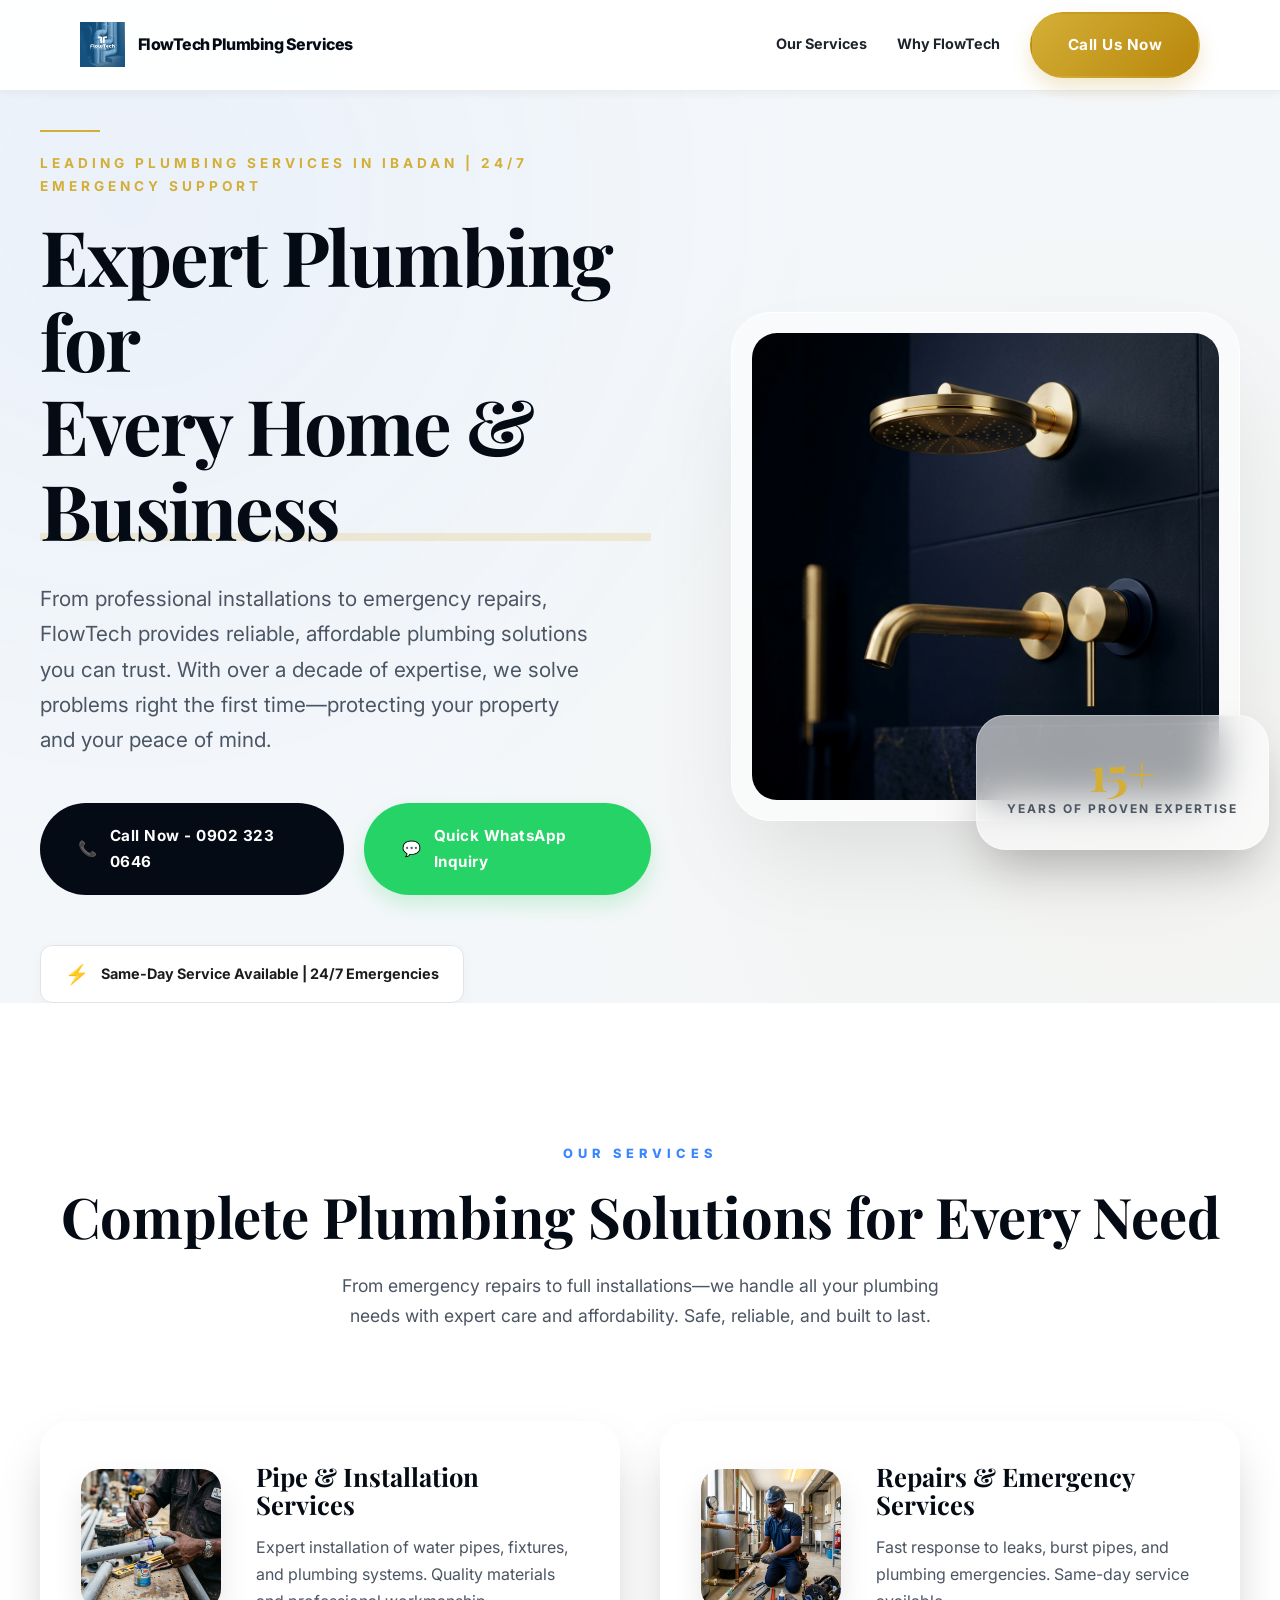
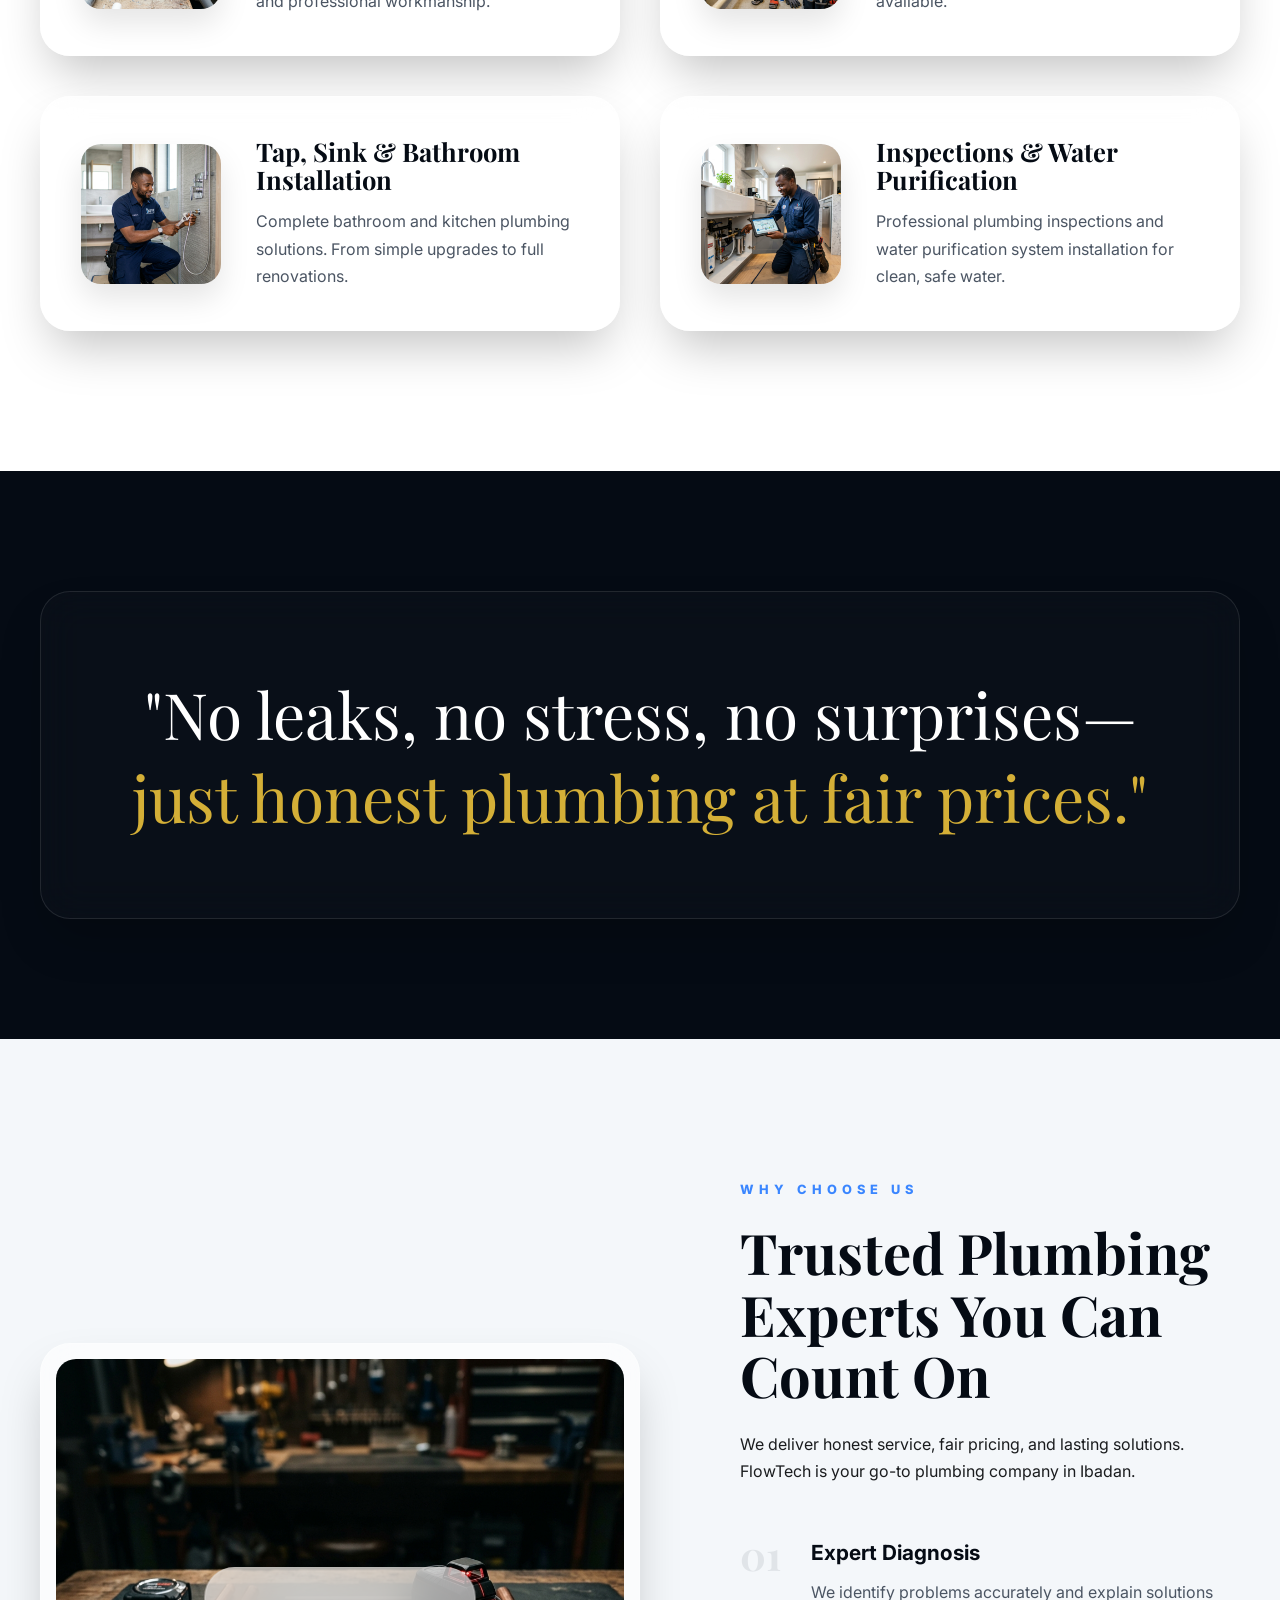
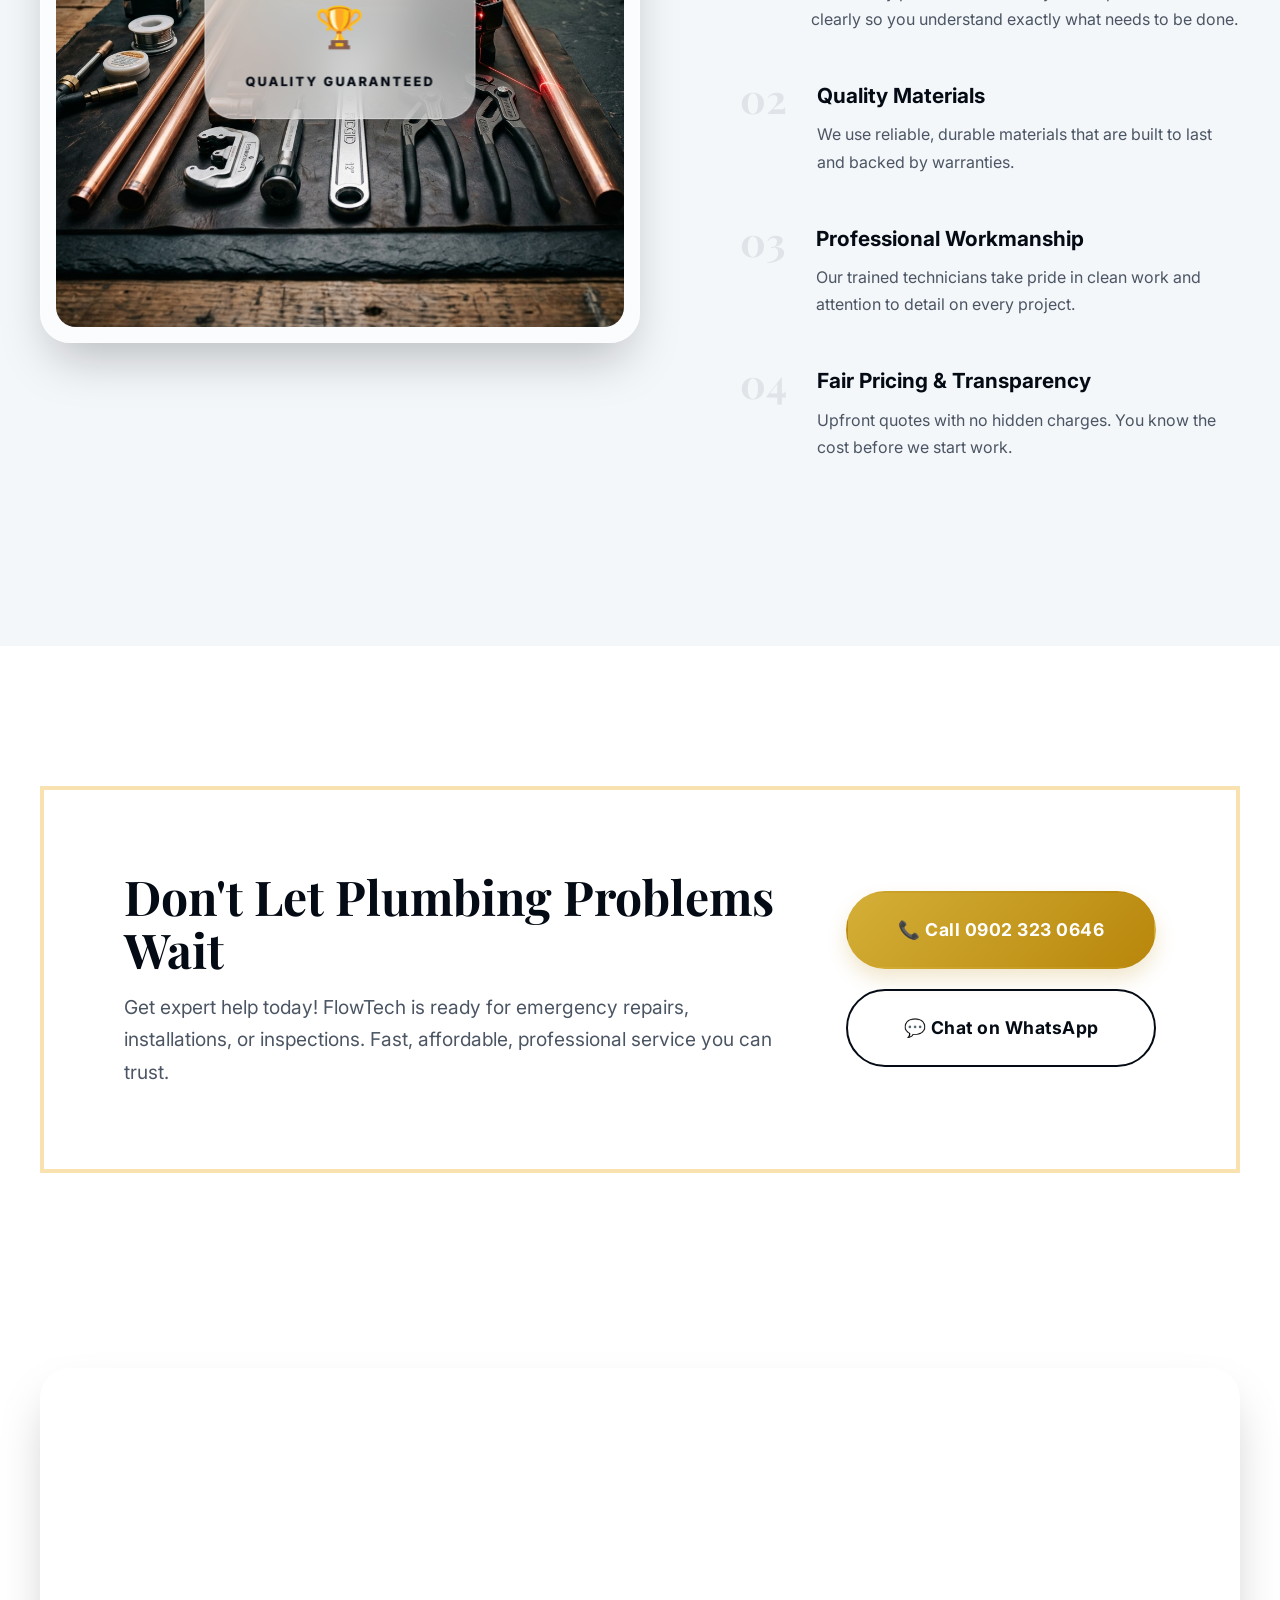
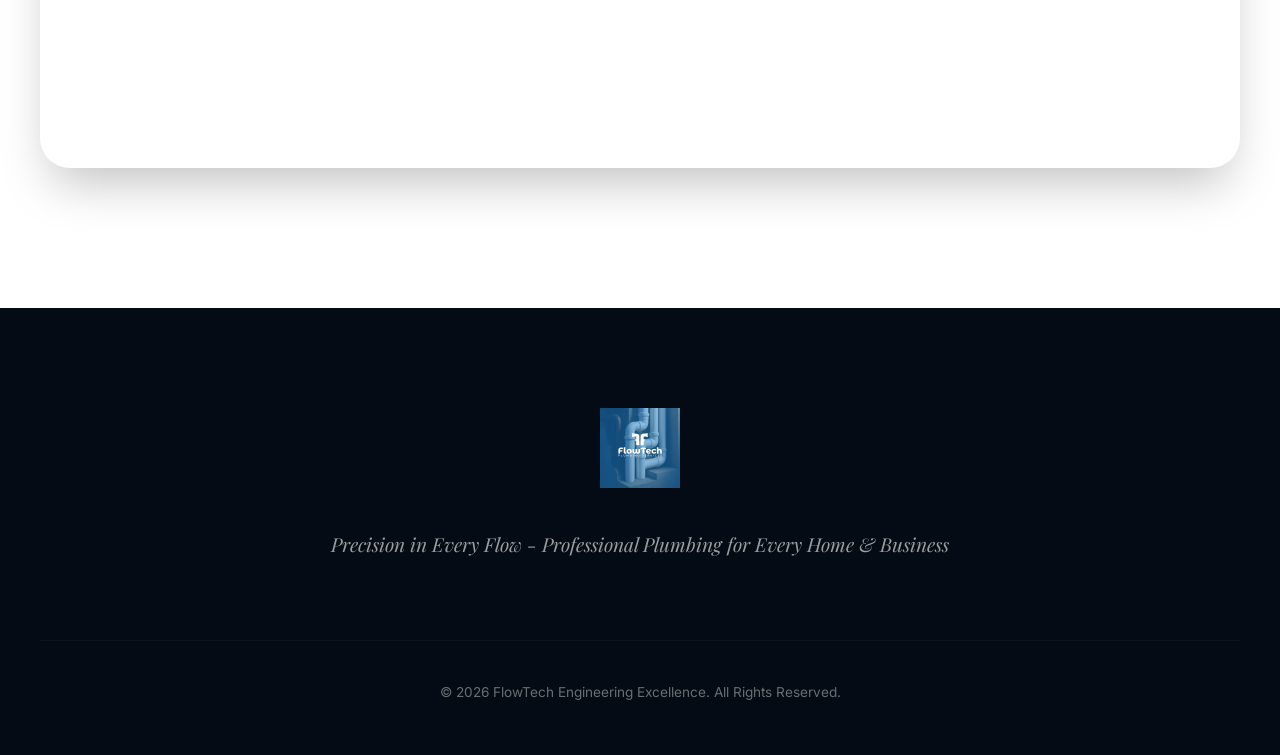
<file: index.html>
<!DOCTYPE html>
<html lang="en">
<head>
  <meta charset="UTF-8">
  <meta name="viewport" content="width=device-width, initial-scale=1.0">
  <title>FlowTech | Ibadan’s Premier Infrastructure & Plumbing Excellence</title>
  <meta name="description" content="The gold standard of plumbing in Ibadan. Elite installations, systemic audits, and unrivaled craftsmanship for discerning clients.">
    <!-- Favicon -->
  <link rel="icon" type="image/jpeg" href="flowtech_logo.jpeg">
    <!-- Fonts -->
  <link rel="preconnect" href="https://fonts.googleapis.com">
  <link rel="preconnect" href="https://fonts.gstatic.com" crossorigin>
  <link href="https://fonts.googleapis.com/css2?family=Inter:wght@300;400;600;700;800&family=Playfair+Display:ital,wght@0,700;1,700&display=swap" rel="stylesheet">
  
  <link rel="stylesheet" href="style.css">
</head>
<body class="loading-state">

  <!-- Navigation -->
  <nav class="navbar">
    <div class="container nav-container">
      <div class="logo">
        <img src="flowtech_logo.jpeg" alt="FlowTech Plumbing Services Logo" class="logo-img">
        <span class="logo-text">FlowTech Plumbing Services</span>
      </div>
      <div class="nav-links">
        <a href="#services">Our Services</a>
        <a href="#why-us">Why FlowTech</a>
        <a href="#contact" class="btn btn-gold">Call Us Now</a>
      </div>
    </div>
  </nav>

  <!-- Hero Section -->
  <header class="hero">
    <div class="hero-bg-overlay"></div>
    <div class="container hero-content">
      <div class="hero-text animate-on-load">
        <div class="gold-line"></div>
        <span class="hero-pre-title">Leading Plumbing Services in Ibadan | 24/7 Emergency Support</span>
        <h1>Expert Plumbing for <span class="text-highlight">Every Home & Business</span></h1>
        <p>From professional installations to emergency repairs, FlowTech provides reliable, affordable plumbing solutions you can trust. With over a decade of expertise, we solve problems right the first time—protecting your property and your peace of mind.</p>
        <div class="hero-buttons">
          <a href="tel:09023230646" class="btn btn-primary glass-glow">
            <span class="icon">📞</span> Call Now - 0902 323 0646
          </a>
          <a href="https://wa.me/2349023230646?text=Hi%20FlowTech!%20I%20visited%20your%20website%20and%20need%20plumbing%20services.%20Can%20you%20help?" target="_blank" class="btn btn-whatsapp-premium">
            <span class="icon">💬</span> Quick WhatsApp Inquiry
          </a>
        </div>
        <div class="exclusive-badge">
           <span class="badge-icon">⚡</span> Same-Day Service Available | 24/7 Emergencies
        </div>
      </div>
      <div class="hero-visual-premium animate-on-load" style="animation-delay: 0.3s;">
        <div class="image-glass-frame">
          <img src="hero_luxury_premium.png" alt="Luxury Infrastructure Excellence" class="hero-img-main">
          <div class="experience-card glass">
            <h3>15+</h3>
            <p>Years of Proven Expertise</p>
          </div>
        </div>
      </div>
    </div>
  </header>

  <!-- Services Section -->
  <section id="services" class="portfolio section">
    <div class="container">
      <div class="section-header animate-on-scroll">
        <span class="section-subtitle">Our Services</span>
        <h2>Complete Plumbing Solutions for Every Need</h2>
        <p>From emergency repairs to full installations—we handle all your plumbing needs with expert care and affordability. Safe, reliable, and built to last.</p>
      </div>

      <div class="portfolio-grid">
        <div class="portfolio-item glass animate-on-scroll">
          <div class="item-visual">
            <img src="service_pipes_1775484167827.png" alt="Pipe Installation">
          </div>
          <div class="item-content">
            <h3>Pipe & Installation Services</h3>
            <p>Expert installation of water pipes, fixtures, and plumbing systems. Quality materials and professional workmanship.</p>
          </div>
        </div>
        <div class="portfolio-item glass animate-on-scroll" style="transition-delay: 0.1s;">
          <div class="item-visual">
            <img src="service_repair_1775484146886.png" alt="Infrastructure Restoration">
          </div>
          <div class="item-content">
            <h3>Repairs & Emergency Services</h3>
            <p>Fast response to leaks, burst pipes, and plumbing emergencies. Same-day service available.</p>
          </div>
        </div>
        <div class="portfolio-item glass animate-on-scroll" style="transition-delay: 0.2s;">
          <div class="item-visual">
            <img src="service_install_1775484125411.png" alt="Bathroom Installation">
          </div>
          <div class="item-content">
            <h3>Tap, Sink & Bathroom Installation</h3>
            <p>Complete bathroom and kitchen plumbing solutions. From simple upgrades to full renovations.</p>
          </div>
        </div>
        <div class="portfolio-item glass animate-on-scroll" style="transition-delay: 0.3s;">
          <div class="item-visual">
            <img src="service_inspection_1775484189441.png" alt="Systemic Health Audits">
          </div>
          <div class="item-content">
            <h3>Inspections & Water Purification</h3>
            <p>Professional plumbing inspections and water purification system installation for clean, safe water.</p>
          </div>
        </div>
      </div>
    </div>
  </section>

  <!-- High-Trust Brand Statement -->
  <section class="premium-statement animate-on-scroll">
    <div class="container">
      <div class="statement-box glass">
        <h2 class="statement-large">
          "No leaks, no stress, no surprises— <br>
          <span class="text-gold">just honest plumbing at fair prices."</span>
        </h2>
      </div>
    </div>
  </section>

  <!-- Why Choose Us -->
  <section id="why-us" class="standards section bg-deep fade-in-up">
    <div class="container">
      <div class="standards-grid">
        <div class="standards-visual glass animate-on-scroll">
          <img src="precision_craftsmanship.png" alt="Precision Craftsmanship" class="standard-img">
          <div class="quality-stamp glass">
             <span class="stamp-icon">🏆</span>
             <span>Quality Guaranteed</span>
          </div>
        </div>
        <div class="standards-content animate-on-scroll" style="transition-delay: 0.2s;">
          <span class="section-subtitle">Why Choose Us</span>
          <h2>Trusted Plumbing Experts You Can Count On</h2>
          <p>We deliver honest service, fair pricing, and lasting solutions. FlowTech is your go-to plumbing company in Ibadan.</p>
          
          <ul class="standards-list">
            <li>
              <div class="step-num">01</div>
              <div>
                <strong>Expert Diagnosis</strong>
                <p>We identify problems accurately and explain solutions clearly so you understand exactly what needs to be done.</p>
              </div>
            </li>
            <li>
              <div class="step-num">02</div>
              <div>
                <strong>Quality Materials</strong>
                <p>We use reliable, durable materials that are built to last and backed by warranties.</p>
              </div>
            </li>
            <li>
              <div class="step-num">03</div>
              <div>
                <strong>Professional Workmanship</strong>
                <p>Our trained technicians take pride in clean work and attention to detail on every project.</p>
              </div>
            </li>
            <li>
              <div class="step-num">04</div>
              <div>
                <strong>Fair Pricing & Transparency</strong>
                <p>Upfront quotes with no hidden charges. You know the cost before we start work.</p>
              </div>
            </li>
          </ul>
        </div>
      </div>
    </div>
  </section>

  <!-- Final CTA / Contact -->
  <section id="contact" class="consultation section">
    <div class="container">
      <div class="consultation-card glass-gold animate-on-scroll">
        <div class="consultation-text">
          <h2>Don't Let Plumbing Problems Wait</h2>
          <p>Get expert help today! FlowTech is ready for emergency repairs, installations, or inspections. Fast, affordable, professional service you can trust.</p>
        </div>
        <div class="consultation-actions">
          <a href="tel:09023230646" class="btn btn-gold btn-large">📞 Call 0902 323 0646</a>
          <a href="https://wa.me/2349023230646?text=Hi%20FlowTech!%20I%20visited%20your%20website%20and%20need%20plumbing%20services.%20Can%20you%20help?" target="_blank" class="btn btn-outline-white btn-large">💬 Chat on WhatsApp</a>
        </div>
      </div>
      
      <div class="location-summary mt-5 animate-on-scroll">
        <div class="location-item">
          <span class="icon">📍</span>
          <p>Opposite TMC Da'wah Mosque, Abanla Road, Ologuneru, Ibadan, Oyo State</p>
        </div>
        <div class="location-item" style="margin-top: 1.5rem;">
          <span class="icon">📞</span>
          <p>0902 323 0646 - Available 24/7</p>
        </div>
      </div>

      <!-- Google Maps Embed -->
      <div class="map-container animate-on-scroll">
        <iframe src="https://www.google.com/maps/embed?pb=!1m18!1m12!1m3!1d3955.8427947522454!2d3.8271408!3d7.4355409!2m3!1f0!2f0!3f0!3m2!1i1024!2i768!4f13.1!3m3!1m2!1s0x1039f37e1ec0749b%3A0x8f14ef89d9b2be0b!2sFlowTech%20Plumbing%20Services!5e0!3m2!1sen!2sng!4v1712700800000" 
          width="100%" 
          height="400" 
          style="border:0;" 
          allowfullscreen="" 
          loading="lazy" 
          referrerpolicy="no-referrer-when-downgrade"></iframe>
      </div>
    </div>
  </section>

  <!-- Footer -->
  <footer class="elite-footer">
    <div class="container">
      <div class="footer-top">
        <img src="flowtech_logo.jpeg" alt="FlowTech Plumbing Services Logo" class="footer-logo-img">
        <p class="footer-motto">Precision in Every Flow - Professional Plumbing for Every Home & Business</p>
      </div>
      <div class="footer-bottom">
        <p>&copy; 2026 FlowTech Engineering Excellence. All Rights Reserved.</p>
      </div>
    </div>
  </footer>

  <script src="script.js"></script>
</body>
</html>
</file>
<file: style.css>
:root {
  --deep-navy: #050B14;
  --electric-blue: #3A86FF;
  --gold: #D4AF37;
  --gold-light: #F9E2AF;
  --white: #FFFFFF;
  --off-white: #F4F7FA;
  --gray-light: #E0E4E8;
  --text-primary: #1A1C1E;
  --text-muted: #4B5563;
  --glass-bg: rgba(255, 255, 255, 0.03);
  --glass-border: rgba(255, 255, 255, 0.1);
  --shadow-premium: 0 25px 50px -12px rgba(0, 0, 0, 0.25);
  --transition: all 0.6s cubic-bezier(0.16, 1, 0.3, 1);
  --font-serif: 'Playfair Display', serif;
  --border-radius-lg: 30px;
  --border-radius-sm: 12px;
}

/* Base Reset */
* {
  margin: 0;
  padding: 0;
  box-sizing: border-box;
}

html {
  scroll-behavior: smooth;
  font-size: 16px;
}

body {
  font-family: 'Inter', sans-serif;
  color: var(--text-primary);
  line-height: 1.7;
  background-color: var(--white);
  overflow-x: hidden;
}

body.loading-state {
  overflow: hidden;
}

h1, h2, h3 {
  font-family: var(--font-serif);
  font-weight: 700;
  line-height: 1.1;
  color: var(--deep-navy);
}

img {
  max-width: 100%;
  display: block;
}

a {
  text-decoration: none;
  color: inherit;
  transition: var(--transition);
}

/* Utilities */
.container {
  max-width: 1300px;
  margin: 0 auto;
  padding: 0 40px;
}

.section {
  padding: 140px 0;
}

.text-accent {
  color: var(--electric-blue);
}

.text-gold {
  color: var(--gold);
}

.text-highlight {
  position: relative;
  display: inline-block;
}

.text-highlight::after {
  content: '';
  position: absolute;
  bottom: 10px;
  left: 0;
  width: 100%;
  height: 8px;
  background: rgba(212, 175, 55, 0.2);
  z-index: -1;
}

.glass {
  background: rgba(255, 255, 255, 0.6);
  backdrop-filter: blur(20px);
  -webkit-backdrop-filter: blur(20px);
  border: 1px solid rgba(255, 255, 255, 0.3);
  box-shadow: var(--shadow-premium);
  border-radius: var(--border-radius-lg);
}

/* Buttons */
.btn {
  display: inline-flex;
  align-items: center;
  justify-content: center;
  gap: 12px;
  padding: 18px 36px;
  font-weight: 700;
  font-size: 0.95rem;
  letter-spacing: 0.5px;
  border-radius: 50px;
  cursor: pointer;
  border: 2px solid transparent;
  transition: var(--transition);
}

.btn-gold {
  background: linear-gradient(135deg, var(--gold) 0%, #B8860B 100%);
  color: var(--white);
  box-shadow: 0 10px 20px rgba(184, 134, 11, 0.2);
}

.btn-gold:hover {
  transform: translateY(-3px) scale(1.02);
  box-shadow: 0 20px 40px rgba(184, 134, 11, 0.3);
}

.btn-primary {
  background-color: var(--deep-navy);
  color: var(--white);
}

.btn-primary:hover {
  background-color: var(--electric-blue);
  box-shadow: 0 15px 30px rgba(58, 134, 255, 0.3);
  transform: translateY(-3px);
}

.btn-whatsapp-premium {
  background-color: #25D366;
  color: var(--white);
  box-shadow: 0 10px 20px rgba(37, 211, 102, 0.2);
}

.btn-whatsapp-premium:hover {
  background-color: #1ebe57;
  transform: translateY(-3px);
}

/* Navbar */
.navbar {
  position: fixed;
  top: 0;
  left: 0;
  right: 0;
  width: 100%;
  background: rgba(255, 255, 255, 0.95);
  backdrop-filter: blur(10px);
  border-bottom: 1px solid rgba(0, 0, 0, 0.08);
  padding: 12px 40px;
  z-index: 1000;
  transition: var(--transition);
  box-shadow: 0 2px 10px rgba(0, 0, 0, 0.05);
}

.navbar.scrolled {
  background: rgba(5, 11, 20, 0.98);
  box-shadow: 0 4px 20px rgba(0, 0, 0, 0.3);
}

.nav-container {
  display: flex;
  justify-content: space-between;
  align-items: center;
  gap: 30px;
  max-width: 1300px;
  margin: 0 auto;
}

.logo {
  display: flex;
  align-items: center;
  gap: 0.8rem;
  flex-shrink: 0;
}

.logo-text {
  font-family: 'Inter', sans-serif;
  font-weight: 800;
  font-size: 1rem;
  letter-spacing: -0.5px;
  color: var(--deep-navy);
  white-space: nowrap;
}

.logo-img {
  height: 45px;
  width: auto;
  object-fit: contain;
  display: block;
  flex-shrink: 0;
}

.nav-links {
  display: flex;
  align-items: center;
  gap: 30px;
  font-weight: 700;
  font-size: 0.9rem;
  flex: 1;
  justify-content: flex-end;
}

.nav-links a:not(.btn) {
  color: var(--deep-navy);
  opacity: 0.9;
  transition: all 0.3s ease;
  padding: 8px 0;
  border-bottom: 2px solid transparent;
}

.nav-links a:not(.btn):hover {
  opacity: 1;
  color: var(--gold);
  border-bottom-color: var(--gold);
}

.navbar.scrolled .logo-text {
  color: var(--white);
}

.navbar.scrolled .nav-links a:not(.btn) {
  color: rgba(255, 255, 255, 0.9);
}

.navbar.scrolled .nav-links a:not(.btn):hover {
  color: var(--gold);
  border-bottom-color: var(--gold);
}

.navbar.scrolled .btn-gold {
  background: linear-gradient(135deg, var(--gold) 0%, #B8860B 100%);
  color: var(--deep-navy);
}

/* Hero Section */
.hero {
  position: relative;
  min-height: 100vh;
  display: flex;
  align-items: center;
  padding-top: 130px;
  background-color: var(--off-white);
  overflow: hidden;
}

.hero-bg-overlay {
  position: absolute;
  top: 0;
  left: 0;
  width: 100%;
  height: 100%;
  background: radial-gradient(circle at 10% 20%, rgba(58, 134, 255, 0.05) 0%, transparent 50%),
              radial-gradient(circle at 90% 80%, rgba(212, 175, 55, 0.05) 0%, transparent 50%);
  z-index: 0;
}

.hero-content {
  display: flex;
  align-items: center;
  gap: 80px;
  position: relative;
  z-index: 1;
}

.hero-text {
  flex: 1.2;
}

.gold-line {
  width: 60px;
  height: 2px;
  background-color: var(--gold);
  margin-bottom: 20px;
}

.hero-pre-title {
  display: block;
  font-weight: 700;
  text-transform: uppercase;
  letter-spacing: 4px;
  font-size: 0.85rem;
  color: var(--gold);
  margin-bottom: 15px;
}

.hero-text h1 {
  font-size: 4.8rem;
  margin-bottom: 30px;
  letter-spacing: -2px;
}

.hero-text p {
  font-size: 1.3rem;
  color: var(--text-muted);
  max-width: 550px;
  margin-bottom: 45px;
}

.hero-buttons {
  display: flex;
  gap: 20px;
  margin-bottom: 50px;
}

.exclusive-badge {
  display: inline-flex;
  align-items: center;
  gap: 12px;
  background: var(--white);
  padding: 12px 24px;
  border-radius: 12px;
  font-weight: 700;
  font-size: 0.9rem;
  box-shadow: 0 4px 15px rgba(0,0,0,0.03);
  border: 1px solid var(--gray-light);
}

.badge-icon {
  font-size: 1.2rem;
}

.hero-visual-premium {
  flex: 1;
  position: relative;
}

.image-glass-frame {
  position: relative;
  padding: 20px;
  background: rgba(255, 255, 255, 0.5);
  border: 1px solid var(--white);
  border-radius: 40px;
  box-shadow: 0 50px 100px -20px rgba(0,0,0,0.1);
}

.hero-img-main {
  width: 100%;
  border-radius: 25px;
  filter: contrast(1.05);
}

.experience-card {
  position: absolute;
  bottom: -30px;
  right: -30px;
  padding: 30px;
  text-align: center;
}

.experience-card h3 {
  font-size: 3rem;
  color: var(--gold);
  margin-bottom: 0;
}

.experience-card p {
  font-weight: 700;
  text-transform: uppercase;
  font-size: 0.75rem;
  letter-spacing: 2px;
  color: var(--text-muted);
}

/* Portfolio / Services */
.section-header {
  text-align: center;
  margin-bottom: 90px;
}

.section-subtitle {
  font-weight: 800;
  text-transform: uppercase;
  letter-spacing: 5px;
  font-size: 0.8rem;
  color: var(--electric-blue);
  margin-bottom: 20px;
  display: block;
}

.section-header h2 {
  font-size: 3.5rem;
  margin-bottom: 25px;
}

.section-header p {
  max-width: 600px;
  margin: 0 auto;
  font-size: 1.1rem;
  color: var(--text-muted);
}

.portfolio-grid {
  display: grid;
  grid-template-columns: repeat(2, 1fr);
  gap: 40px;
}

.portfolio-item {
  display: flex;
  gap: 35px;
  padding: 40px;
  align-items: center;
  transition: var(--transition);
}

.portfolio-item:hover {
  transform: translateY(-10px);
  background: var(--white);
}

.item-visual {
  width: 140px;
  height: 140px;
  flex-shrink: 0;
  border-radius: 20px;
  overflow: hidden;
  box-shadow: 0 15px 30px rgba(0,0,0,0.1);
}

.item-visual img {
  width: 100%;
  height: 100%;
  object-fit: cover;
}

.item-content h3 {
  font-size: 1.6rem;
  margin-bottom: 15px;
}

.item-content p {
  color: var(--text-muted);
  font-size: 1rem;
}

/* Brand Statement */
.premium-statement {
  background-color: var(--deep-navy);
  padding: 120px 0;
  text-align: center;
}

.statement-box {
  padding: 80px 40px;
  background: rgba(255, 255, 255, 0.02);
  border: 1px solid rgba(255, 255, 255, 0.1);
}

.statement-large {
  color: var(--white);
  font-size: 4rem;
  font-weight: 300;
  line-height: 1.3;
}

/* Standards / Why Us */
.standards {
  background-color: var(--off-white);
}

.standards-grid {
  display: grid;
  grid-template-columns: 1.2fr 1fr;
  gap: 100px;
  align-items: center;
}

.standards-visual {
  position: relative;
  padding: 15px;
}

.standard-img {
  width: 100%;
  border-radius: 20px;
}

.quality-stamp {
  position: absolute;
  top: 50%;
  left: 50%;
  transform: translate(-50%, -50%);
  padding: 25px 40px;
  display: flex;
  flex-direction: column;
  align-items: center;
  gap: 10px;
  text-align: center;
  font-weight: 800;
  text-transform: uppercase;
  letter-spacing: 2px;
  font-size: 0.8rem;
  color: var(--deep-navy);
}

.stamp-icon {
  font-size: 2.5rem;
}

.standards-content h2 {
  font-size: 3.5rem;
  margin-bottom: 25px;
}

.standards-list {
  list-style: none;
  margin-top: 50px;
}

.standards-list li {
  display: flex;
  gap: 30px;
  margin-bottom: 45px;
}

.step-num {
  font-family: var(--font-serif);
  font-size: 2.5rem;
  font-weight: 700;
  color: var(--gray-light);
  line-height: 1;
}

.standards-list strong {
  display: block;
  font-size: 1.3rem;
  color: var(--deep-navy);
  margin-bottom: 8px;
}

.standards-list p {
  color: var(--text-muted);
}

/* Consultation / Contact */
.consultation-card {
  padding: 80px;
  display: flex;
  justify-content: space-between;
  align-items: center;
  gap: 50px;
}

.glass-gold {
  background: rgba(255, 255, 255, 0.9);
  border: 4px solid var(--gold-light);
}

.consultation-text h2 {
  font-size: 3rem;
  margin-bottom: 15px;
}

.consultation-text p {
  font-size: 1.2rem;
  color: var(--text-muted);
}

.consultation-actions {
  display: flex;
  flex-direction: column;
  gap: 20px;
  flex-shrink: 0;
}

.btn-large {
  padding: 22px 50px;
  font-size: 1.1rem;
}

.btn-outline-white {
  border: 2px solid var(--deep-navy);
  color: var(--deep-navy);
}

.btn-outline-white:hover {
  background: var(--deep-navy);
  color: var(--white);
}

.location-summary {
  display: flex;
  justify-content: center;
  margin-top: 60px;
}

.location-item {
  display: flex;
  align-items: center;
  gap: 15px;
  font-weight: 600;
  color: var(--text-muted);
  background: var(--off-white);
  padding: 12px 30px;
  border-radius: 50px;
}

/* Footer */
.elite-footer {
  background: var(--deep-navy);
  color: var(--white);
  padding: 100px 0 50px;
}

.footer-top {
  display: flex;
  flex-direction: column;
  align-items: center;
  gap: 20px;
  margin-bottom: 80px;
  text-align: center;
}

.footer-logo {
  font-size: 2.5rem;
  font-weight: 900;
  letter-spacing: -2px;
}

.footer-logo-img {
  height: 80px;
  width: auto;
  object-fit: contain;
  display: block;
  margin: 0 auto 20px;
}

.footer-motto {
  font-style: italic;
  font-family: var(--font-serif);
  font-size: 1.2rem;
  opacity: 0.6;
}

.footer-bottom {
  border-top: 1px solid rgba(255,255,255,0.1);
  padding-top: 40px;
  text-align: center;
  opacity: 0.4;
  font-size: 0.85rem;
}

/* Map Container */
.map-container {
  width: 100%;
  margin-top: 60px;
  border-radius: var(--border-radius-lg);
  overflow: hidden;
  box-shadow: var(--shadow-premium);
}

.map-container iframe {
  display: block;
  width: 100%;
  border-radius: var(--border-radius-lg);
}

/* Animations */
.animate-on-load {
  opacity: 0;
  transform: translateY(30px);
}

.animate-on-scroll {
  opacity: 0;
  transform: translateY(50px);
}

.animate-on-scroll.is-visible, .animate-on-load.is-visible {
  opacity: 1;
  transform: translateY(0);
}

/* Media Queries */
@media (max-width: 1000px) {
  .hero-content, .standards-grid, .portfolio-grid {
    grid-template-columns: 1fr;
    text-align: center;
  }
  
  .hero-text h1 {
    font-size: 3.5rem;
  }
  
  .hero-content {
    flex-direction: column;
    gap: 60px;
  }
  
  .hero-buttons {
    justify-content: center;
  }
  
  .portfolio-item {
    flex-direction: column;
  }
  
  .consultation-card {
    flex-direction: column;
    padding: 60px 40px;
    text-align: center;
  }
}

@media (max-width: 768px) {
  h1 {
    font-size: 2.5rem;
  }
  
  h2 {
    font-size: 2rem;
  }
  
  .navbar {
    padding: 10px 20px;
  }
  
  .nav-container {
    gap: 15px;
  }
  
  .logo-text {
    font-size: 0.9rem;
  }
  
  .logo-img {
    height: 40px;
  }
  
  .nav-links {
    gap: 20px;
    font-size: 0.85rem;
  }
  
  .btn {
    padding: 14px 28px;
    font-size: 0.9rem;
  }
  
  .container {
    padding: 0 25px;
  }
  
  .section {
    padding: 60px 0;
  }
  
  .hero-pre-title {
    font-size: 0.85rem;
    letter-spacing: 1.5px;
  }
  
  .hero-text h1 {
    font-size: 2.8rem;
    line-height: 1.2;
  }
  
  .hero-text p {
    font-size: 1rem;
  }
  
  .hero-buttons {
    gap: 15px;
    flex-wrap: wrap;
  }
  
  .exclusive-badge {
    font-size: 0.9rem;
  }
  
  .section-subtitle {
    font-size: 0.85rem;
  }
  
  .portfolio-item {
    padding: 30px;
  }
  
  .item-visual img {
    height: 200px;
  }
  
  .standards-list li {
    flex-direction: column;
    text-align: center;
  }
  
  .step-num {
    margin-bottom: 15px;
  }
  
  .footer-top {
    margin-bottom: 40px;
  }
  
  .footer-logo-img {
    height: 60px;
  }
  
  .footer-motto {
    font-size: 1rem;
  }
}

@media (max-width: 600px) {
  html {
    font-size: 15px;
  }
  
  h1 {
    font-size: 2rem;
  }
  
  h2 {
    font-size: 1.6rem;
  }
  
  h3 {
    font-size: 1.3rem;
  }
  
  .hero-text h1 {
    font-size: 2rem;
    line-height: 1.1;
  }
  
  .hero-pre-title {
    font-size: 0.75rem;
  }
  
  .hero-text p {
    font-size: 0.95rem;
    line-height: 1.6;
  }
  
  .navbar {
    padding: 10px 16px;
  }
  
  .nav-container {
    gap: 10px;
  }
  
  .logo {
    gap: 0.6rem;
  }
  
  .logo-text {
    font-size: 0.85rem;
    display: none;
  }
  
  .logo-img {
    height: 38px;
  }
  
  .nav-links {
    display: none;
  }
  
  .btn {
    padding: 12px 22px;
    font-size: 0.85rem;
    gap: 8px;
  }
  
  .btn .icon {
    font-size: 1rem;
  }
  
  .btn-large {
    width: 100%;
  }
  
  .container {
    padding: 0 18px;
  }
  
  .section {
    padding: 50px 0;
  }
  
  .section-header {
    margin-bottom: 40px;
  }
  
  .section-subtitle {
    font-size: 0.8rem;
    letter-spacing: 1px;
  }
  
  .hero-content {
    padding-top: 80px;
    gap: 40px;
  }
  
  .hero-buttons {
    flex-direction: column;
    width: 100%;
    gap: 12px;
  }
  
  .hero-buttons a {
    width: 100%;
  }
  
  .exclusive-badge {
    font-size: 0.8rem;
    padding: 8px 16px;
  }
  
  .experience-card {
    padding: 25px 20px;
  }
  
  .experience-card h3 {
    font-size: 1.8rem;
  }
  
  .experience-card p {
    font-size: 0.85rem;
  }
  
  .portfolio-item {
    padding: 25px 20px;
  }
  
  .item-visual {
    margin-bottom: 25px;
  }
  
  .item-visual img {
    height: 150px;
    border-radius: 15px;
  }
  
  .item-content h3 {
    font-size: 1.2rem;
    margin-bottom: 10px;
  }
  
  .item-content p {
    font-size: 0.9rem;
  }
  
  .statement-large {
    font-size: 1.8rem;
    line-height: 1.2;
  }
  
  .standards-list {
    gap: 30px;
  }
  
  .standards-list li {
    flex-direction: column;
    text-align: center;
  }
  
  .step-num {
    width: 45px;
    height: 45px;
    font-size: 1.2rem;
    margin-bottom: 15px;
    align-self: center;
  }
  
  .standards-visual {
    margin-bottom: 30px;
  }
  
  .standard-img {
    height: 250px;
  }
  
  .quality-stamp {
    padding: 12px 18px;
    font-size: 0.85rem;
  }
  
  .consultation-card {
    flex-direction: column;
    padding: 40px 25px;
    text-align: center;
  }
  
  .consultation-card h2 {
    font-size: 1.6rem;
    margin-bottom: 15px;
  }
  
  .consultation-card p {
    font-size: 0.95rem;
  }
  
  .consultation-actions {
    flex-direction: column;
    width: 100%;
    gap: 12px;
    margin-top: 25px;
  }
  
  .consultation-actions a {
    width: 100%;
  }
  
  .location-summary {
    flex-direction: column;
    gap: 20px;
  }
  
  .location-item {
    flex-direction: row;
    justify-content: flex-start;
    text-align: left;
  }
  
  .location-item .icon {
    font-size: 1.5rem;
    min-width: 35px;
  }
  
  .location-item p {
    font-size: 0.9rem;
  }
  
  .footer-top {
    margin-bottom: 30px;
  }
  
  .footer-logo-img {
    height: 50px;
    margin-bottom: 15px;
  }
  
  .footer-motto {
    font-size: 0.9rem;
  }
  
  .footer-bottom {
    padding-top: 25px;
    font-size: 0.85rem;
  }
  
  .map-container {
    margin-top: 40px;
  }
  
  .map-container iframe {
    height: 300px;
  }
}
</file>
